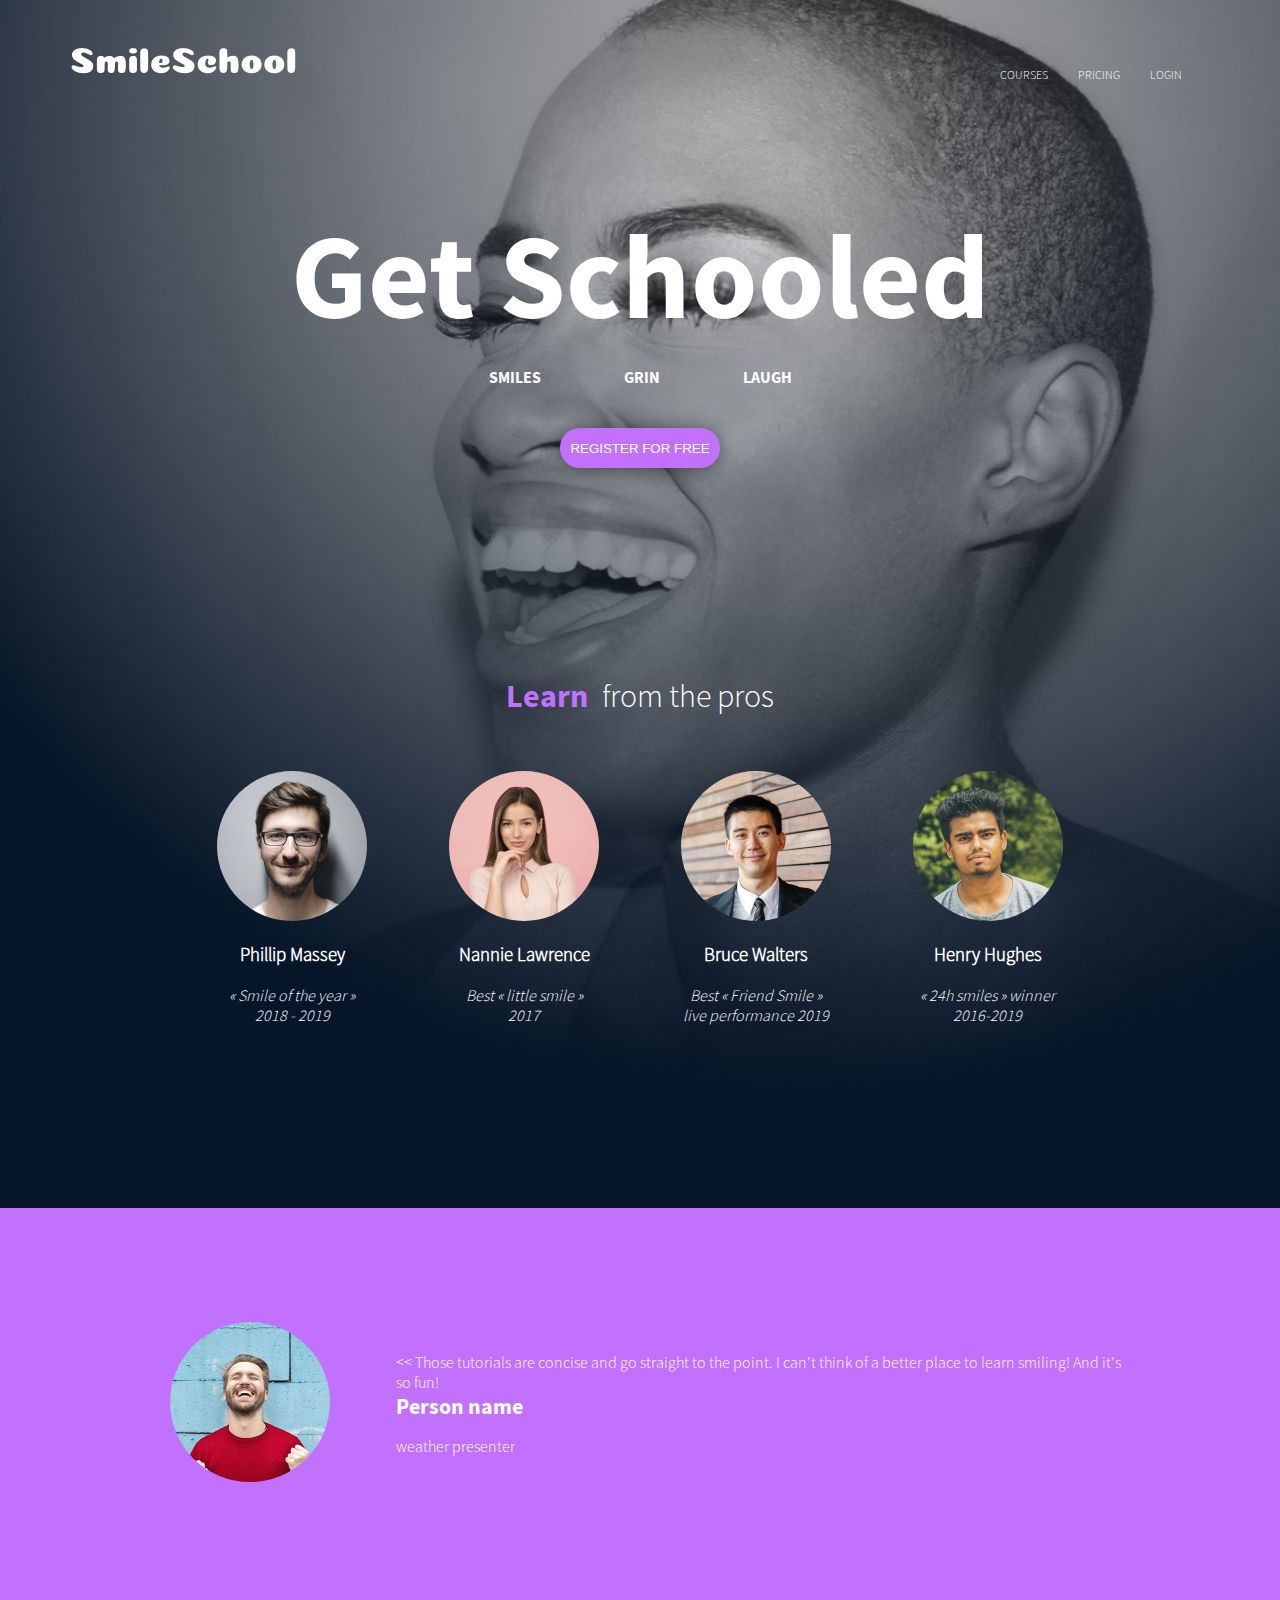
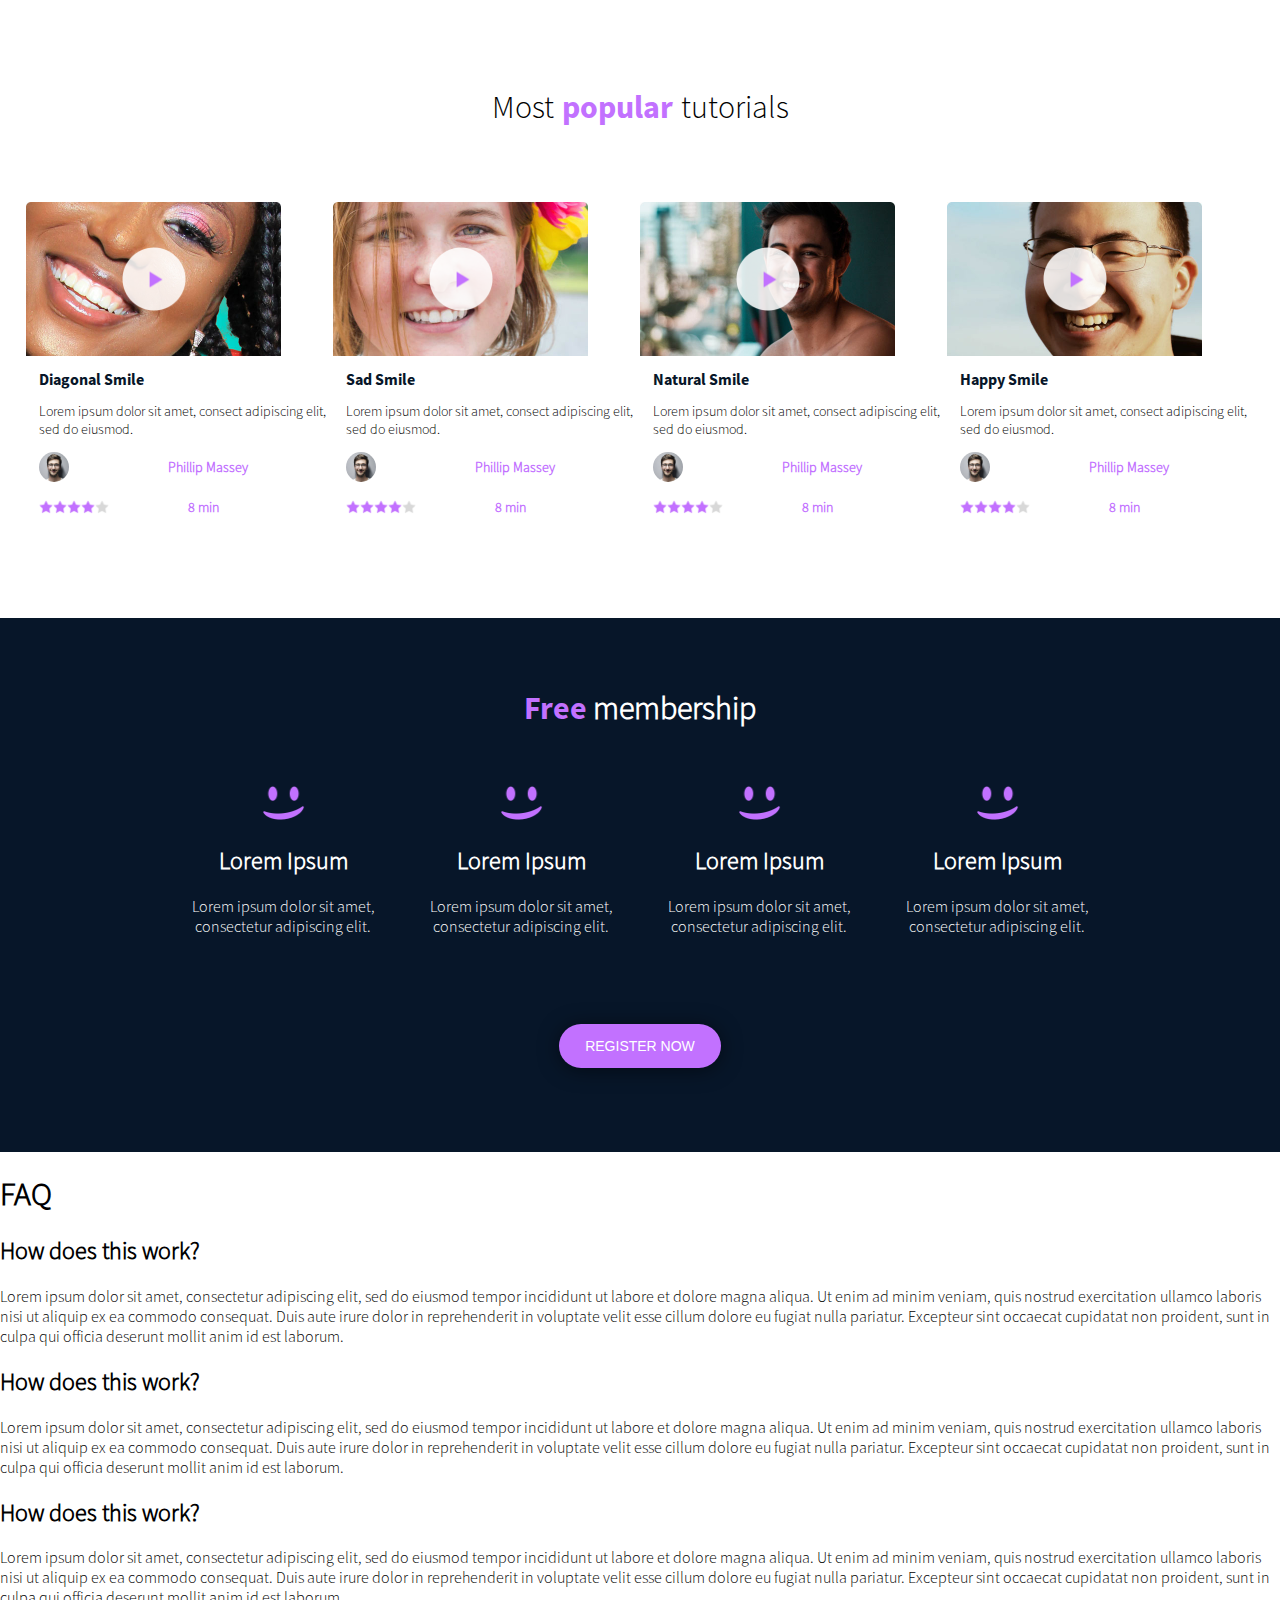
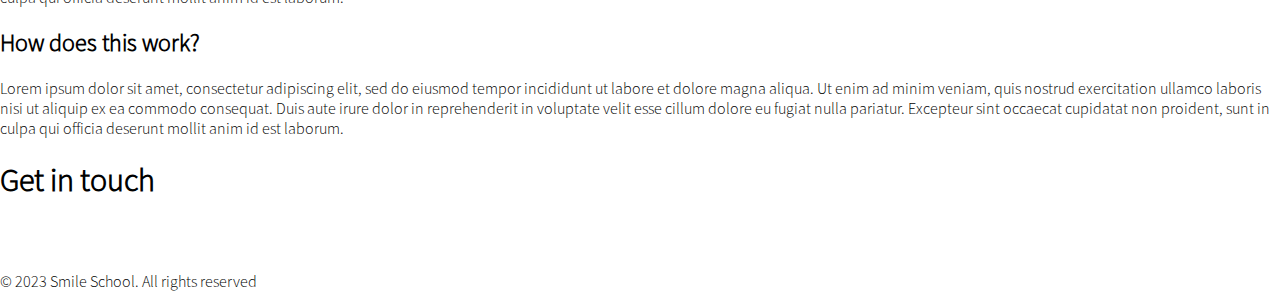
<file: css_advanced/index.html>
<!DOCTYPE html>
<html lang="en">

<head>
    <meta charset="UTF-8">
    <meta name="viewport" content="width=device-width, initial-scale=1.0">
    <title>Smile School</title>

    <!-- CSS Lin -->
    <link rel="stylesheet" href="styles.css">
</head>
<body>
    <!-- Header -->
    <header>
        <div class="logo-nav-links">
            <a href="index.html">
                <img src="images/logo.png" alt="Logo">
            </a>
            <nav>
                <ul>
                    <li><a href="">COURSES</a></li>
                    <li><a href="">PRICING</a></li>
                    <li><a href="">LOGIN</a></li>
                </ul>
            </nav>
        </div>

        <!-- Banner -->
        <section>
            <div class="hero">
                <div class="hero-text">
                    <h1>Get Schooled</h1>
                    <div class="span-text">
                        <p>SMILES GRIN LAUGH</p>
                    </div>
                </div>
                <button>REGISTER FOR FREE</button>
            </div>
            <div class="wrapping">
                <div class="people-container">
                    <h2><b>Learn</b> from the pros</h2>
                    <div class="people">
                        <div class="person">
                            <img src="images/profile_1.jpg" alt="Phillip Massey">
                            <h3>Phillip Massey</h3>
                            <p>« Smile of the year » 2018 - 2019</p>
                        </div>
                        <div class="person">
                            <img src="images/profile_2.jpg" alt="Nannie Lawrence">
                            <h3>Nannie Lawrence</h3>
                            <p>Best « little smile » 2017</p>
                        </div>
                        <div class="person">
                            <img src="images/profile_3.jpg" alt="Bruce Walters">
                            <h3>Bruce Walters</h3>
                            <p>Best « Friend Smile » live performance 2019</p>
                        </div>
                        <div class="person">
                            <img src="images/profile_4.jpg" alt="Henry Hughes">
                            <h3>Henry Hughes</h3>
                            <p>« 24h smiles » winner 2016-2019</p>
                        </div>
                    </div>
                </div>
            </div>
        </section>
    </header>

    <!-- Main -->
    <main>
        <!-- Quote -->
        <section class="quote">
            <div class="quote-container">
                <div class="quote-img">
                    <img src="images/profile_5.jpg" alt="Smiling Man">
                </div>
                <div class="quote-text">
                    <blockquote><< Those tutorials are concise and go straight to the point. I can't think of a better place to learn smiling! And it's so fun! </blockquote>
                    <p class="quote-person-1">Person name</p>
                    <p class="quote-person-2">weather presenter</p>
                </div>
            </div>
        </section>

        <!-- Videos -->
        <section class="videos">
            <h1 class="video-container-h1">Most <b>popular</b> tutorials</h1>
            <div class="video-container">
                <div class="video">
                    <div class="thumbnail">
                        <img src="images/thumbnail_4.jpg" alt="Video">
                        <img class="overlay" src="images/play.png" alt="play_button">
                    </div>
                    <h2>Diagonal Smile</h2>
                    <p>Lorem ipsum dolor sit amet, consect adipiscing elit, sed do eiusmod.</p>
                    <div class="author">
                        <img src="images/profile_1.jpg" alt="Phillip Massey">
                        <h3>Phillip Massey</h3>
                    </div>
                    <div class="ratings">
                        <div class="rating-images">
                            <img src="images/star_on.png" alt="Star_1">
                            <img src="images/star_on.png" alt="Star_2">
                            <img src="images/star_on.png" alt="Star_3">
                            <img src="images/star_on.png" alt="Star_4">
                            <img src="images/star_off.png" alt="Star_5">
                            <p>8 min</p>
                        </div>
                    </div>
                </div>

                <div class="video">
                    <div class="thumbnail">
                        <img src="images/thumbnail_3.jpg" alt="Video">
                        <img class="overlay" src="images/play.png" alt="play_button">
                    </div>
                    <h2>Sad Smile</h2>
                    <p>Lorem ipsum dolor sit amet, consect adipiscing elit, sed do eiusmod.</p>
                    <div class="author">
                        <img src="images/profile_1.jpg" alt="Phillip Massey">
                        <h3>Phillip Massey</h3>
                    </div>
                    <div class="ratings">
                        <div class="rating-images">
                            <img src="images/star_on.png" alt="Star_1">
                            <img src="images/star_on.png" alt="Star_2">
                            <img src="images/star_on.png" alt="Star_3">
                            <img src="images/star_on.png" alt="Star_4">
                            <img src="images/star_off.png" alt="Star_5">
                            <p>8 min</p>
                        </div>
                    </div>
                </div>

                <div class="video">
                    <div class="thumbnail">
                        <img src="images/thumbnail_1.jpg" alt="Video">
                        <img class="overlay" src="images/play.png" alt="play_button">
                    </div>
                    <h2>Natural Smile</h2>
                    <p>Lorem ipsum dolor sit amet, consect adipiscing elit, sed do eiusmod.</p>
                    <div class="author">
                        <img src="images/profile_1.jpg" alt="Phillip Massey">
                        <h3>Phillip Massey</h3>
                    </div>
                    <div class="ratings">
                        <div class="rating-images">
                            <img src="images/star_on.png" alt="Star_1">
                            <img src="images/star_on.png" alt="Star_2">
                            <img src="images/star_on.png" alt="Star_3">
                            <img src="images/star_on.png" alt="Star_4">
                            <img src="images/star_off.png" alt="Star_5">
                            <p>8 min</p>
                        </div>
                    </div>
                </div>

                <div class="video">
                    <div class="thumbnail">
                        <img src="images/thumbnail_2.jpg" alt="Video">
                        <img class="overlay" src="images/play.png" alt="play_button">
                    </div>
                    <h2>Happy Smile</h2>
                    <p>Lorem ipsum dolor sit amet, consect adipiscing elit, sed do eiusmod.</p>
                    <div class="author">
                        <img src="images/profile_1.jpg" alt="Phillip Massey">
                        <h3>Phillip Massey</h3>
                    </div>
                    <div class="ratings">
                        <div class="rating-images">
                            <img src="images/star_on.png" alt="Star_1">
                            <img src="images/star_on.png" alt="Star_2">
                            <img src="images/star_on.png" alt="Star_3">
                            <img src="images/star_on.png" alt="Star_4">
                            <img src="images/star_off.png" alt="Star_5">
                            <p>8 min</p>
                        </div>
                    </div>
                </div>
            </div>
        </section>

        <!-- Membership -->
        <section class="membership">
            <div>
                <h1><b>Free</b> membership</h1>
            </div>
            <div class="memberships">
                <div class="individual-memberships">
                    <img src="images/smile_on.png" alt="Smile">
                    <h2>Lorem Ipsum</h2>
                    <p>Lorem ipsum dolor sit amet, consectetur adipiscing elit.</p>
                </div>
                <div class="individual-memberships">
                    <img src="images/smile_on.png" alt="Smile">
                    <h2>Lorem Ipsum</h2>
                    <p>Lorem ipsum dolor sit amet, consectetur adipiscing elit.</p>
                </div>
                <div class="individual-memberships">
                    <img src="images/smile_on.png" alt="Smile">
                    <h2>Lorem Ipsum</h2>
                    <p>Lorem ipsum dolor sit amet, consectetur adipiscing elit.</p>
                </div>
                <div class="individual-memberships">
                    <img src="images/smile_on.png" alt="Smile">
                    <h2>Lorem Ipsum</h2>
                    <p>Lorem ipsum dolor sit amet, consectetur adipiscing elit.</p>
                </div>
            </div>
            <button class="blue-btn">REGISTER NOW</button>
        </section>

        <!-- FAQ -->
        <section class="faq">
            <h1><b>FAQ</b></h1>
            <div class="faq-container">
                <div class="question">
                    <h2>How does this work?</h2>
                        <p>Lorem ipsum dolor sit amet, consectetur adipiscing elit, sed do eiusmod tempor incididunt ut labore et dolore magna aliqua. Ut enim ad minim veniam, quis nostrud exercitation ullamco laboris nisi ut aliquip ex ea commodo consequat. Duis aute irure dolor in reprehenderit in voluptate velit esse cillum dolore eu fugiat nulla pariatur. Excepteur sint occaecat cupidatat non proident, sunt in culpa qui officia deserunt mollit anim id est laborum.</p>
                </div>
                <div class="question">
                    <h2>How does this work?</h2>
                        <p>Lorem ipsum dolor sit amet, consectetur adipiscing elit, sed do eiusmod tempor incididunt ut labore et dolore magna aliqua. Ut enim ad minim veniam, quis nostrud exercitation ullamco laboris nisi ut aliquip ex ea commodo consequat. Duis aute irure dolor in reprehenderit in voluptate velit esse cillum dolore eu fugiat nulla pariatur. Excepteur sint occaecat cupidatat non proident, sunt in culpa qui officia deserunt mollit anim id est laborum.</p>
                </div>
                <div class="question">
                    <h2>How does this work?</h2>
                        <p>Lorem ipsum dolor sit amet, consectetur adipiscing elit, sed do eiusmod tempor incididunt ut labore et dolore magna aliqua. Ut enim ad minim veniam, quis nostrud exercitation ullamco laboris nisi ut aliquip ex ea commodo consequat. Duis aute irure dolor in reprehenderit in voluptate velit esse cillum dolore eu fugiat nulla pariatur. Excepteur sint occaecat cupidatat non proident, sunt in culpa qui officia deserunt mollit anim id est laborum.</p>
                </div>
                <div class="question">
                    <h2>How does this work?</h2>
                        <p>Lorem ipsum dolor sit amet, consectetur adipiscing elit, sed do eiusmod tempor incididunt ut labore et dolore magna aliqua. Ut enim ad minim veniam, quis nostrud exercitation ullamco laboris nisi ut aliquip ex ea commodo consequat. Duis aute irure dolor in reprehenderit in voluptate velit esse cillum dolore eu fugiat nulla pariatur. Excepteur sint occaecat cupidatat non proident, sunt in culpa qui officia deserunt mollit anim id est laborum.</p>
                </div>
            </div>
        </section>
    </main>

    <!-- Footer -->
    <footer>
        <h1><b>Get</b> in touch</h1>
        <div class="footer-logos">
            <img src="images/Facebook.png" alt="Facebook">
            <img src="images/Instagram.png" alt="Instagram">
            <img src="images/Twitter.png" alt="Twitter">
        </div>
        <p>© 2023 Smile School. All rights reserved</p>
    </footer>
</body>
</html>
</file>
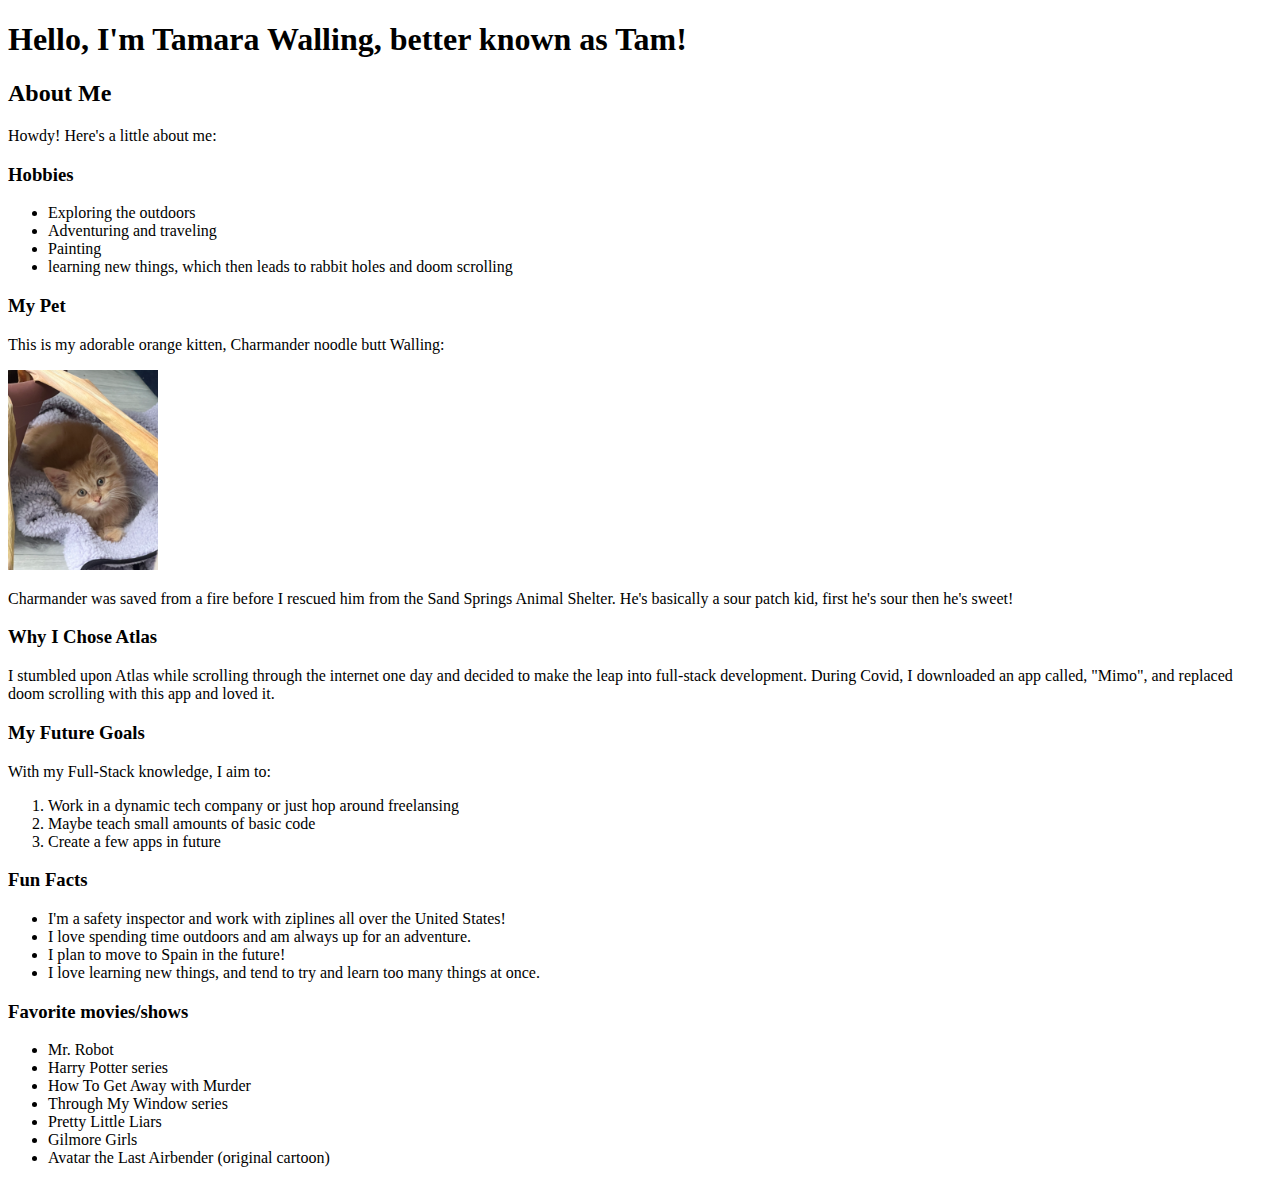
<file: html_head/index.html>
<!DOCTYPE html>
<html lang="en">
<head>
    <meta charset="UTF-8">
    <meta name="viewport" content="width=device-width, initial-scale=1.0">
    <meta name="description" content="Smile School - Tutorials for how to have the best smile for any occasion!">
    <meta name="keywords" content="Smile, Tutorial, SmileSchool, Smiles, Grin, Laugh, Happy Smile, Natural Smile, Sad Smile, Diagonal Smile">
    <meta name="author" content="[Tamara Walling]">
    <title>Smile School - Home</title>
    <link rel="icon" href="images/favicon.ico" type="image/x-icon">
</head>
<body>
  <h1>Hello, I'm Tamara Walling, better known as Tam!</h1>
    
  <h2>About Me</h2>
  <p>Howdy! Here's a little about me:</p>
  
  <h3>Hobbies</h3>
  <ul>
      <li>Exploring the outdoors</li>
      <li>Adventuring and traveling</li>
      <li>Painting</li>
      <li>learning new things, which then leads to rabbit holes and doom scrolling</li>
  </ul>
  
  <h3>My Pet</h3>
  <p>This is my adorable orange kitten, Charmander noodle butt Walling:</p>
  <img src="photos/IMG_5682.jpeg" width="150" height="200" alt="Charmander the kitten">
  <p>Charmander was saved from a fire before I rescued him from the Sand Springs Animal Shelter. He's basically a sour patch kid, first he's sour then he's sweet!</p>
  
  <h3>Why I Chose Atlas</h3>
  <p>I stumbled upon Atlas while scrolling through the internet one day and decided to make the leap into full-stack development. During Covid, I downloaded an app called, "Mimo", and replaced doom scrolling with this app and loved it.</p>
  
  <h3>My Future Goals</h3>
  <p>With my Full-Stack knowledge, I aim to:</p>
  <ol>
      <li>Work in a dynamic tech company or just hop around freelansing</li>
      <li>Maybe teach small amounts of basic code</li>
      <li>Create a few apps in future</li>
  </ol>
  
  <h3>Fun Facts</h3>
  <ul>
      <li>I'm a safety inspector and work with ziplines all over the United States!</li>
      <li>I love spending time outdoors and am always up for an adventure.</li>
      <li>I plan to move to Spain in the future!</li>
      <li>I love learning new things, and tend to try and learn too many things at once.</li>
  </ul>
  <h3>Favorite movies/shows</h3>
  <ul>
      <li>Mr. Robot</li>
      <li>Harry Potter series</li>
      <li>How To Get Away with Murder</li>
      <li>Through My Window series</li>
      <li>Pretty Little Liars</li>
      <li>Gilmore Girls</li>
      <li>Avatar the Last Airbender (original cartoon)</li>
  </ul>
</body>
</html>
</file>
<file: css_advanced/styles.css>
/* Global Styling */
@font-face {
    font-family: 'Source-sans-pro-Regular';
    src: url(static/fonts/SourceSansPro-Regular.otf);
}

@font-face {
    font-family: 'Source-sans-pro-Light';
    src: url(static/fonts/SourceSansPro-Light.otf);
}

@font-face {
    font-family: 'Source-sans-pro-Bold';
    src: url(static/fonts/SourceSansPro-Bold.otf);
}

body {
    display: block;
    margin: 0;
    max-width: 100%;
    font-family: Source-sans-pro-Light;
}

/* Header Styling */
header {
    background: url(images/pic_1.jpg) no-repeat;
    background-size: cover;
    padding-bottom: 104px;
}

.logo-nav-links {
    display: flex;
    flex-direction: row;
    justify-content: center;
    align-items: flex-end;
    width: 1103px;
    padding-top: 35px;
    margin: 0 auto;
}

ul {
    list-style-type: none;
    display: flex;
    padding-left: 702px;
}

li a {
    text-decoration: none;
    padding-left: 0; /* Fixed missing value */
    padding-right: 30px;
    color: white;
    font-size: 12px;
}

/* Hero Styling */
.hero {
    text-align: center;
}

.hero h1 {
    display: flex;
    justify-content: center;
    padding-top: 101px;
    font-size: 120px;
    font-family: 'Source-sans-pro-Bold';
    font-weight: 700;
    color: white;
    margin: 0 auto;
}

.hero p {
    display: flex;
    flex-direction: row;
    justify-content: center;
    align-items: center;
    word-spacing: 5rem;
    color: white;
    font-family: Source-sans-pro-Bold;
    padding-bottom: 25px;
}

.hero button {
    display: block;
    margin: 0 auto;
    border-radius: 3rem;
    height: 2.5rem;
    width: 10rem;
    background-color: #C271FF;
    color: white;
    border: 0;
    box-shadow: 0px 2px 20px 0px rgba(0, 0, 0, 0.50);
}

/* People Styling */
.people-container {
    text-align: center;
}

.people-container h2 {
    color: white;
    font-weight: 100;
    padding-top: 181px;
    margin-bottom: 55px;
    font-size: 2rem;
}

.people-container h2 b {
    color: #C271FF;
    font-family: Source-sans-pro-Bold;
    font-weight: 800;
    padding-right: .5rem;
}

.people {
    display: flex;
    flex-direction: row;
    justify-content: space-evenly;
    color: white;
    margin: 0 auto 6rem auto;
    width: 1009px;
    height: 237px;
}

.people img {
    border-radius: 30rem;
    width: 150px;
    height: 150px;
}

.people p {
    text-align: center;
    width: 150px;
    font-style: italic;
    font-size: 16px;
    font-weight: 400;
}

.people h3 {
    display: flex;
    justify-content: center;
    align-items: flex-start;
}

/* Quote Styling */
.quote {
    display: flex;
    flex-direction: column;
    justify-content: center;
    background-color: #C271FF;
    height: 392px;
}

.quote-container {
    display: flex;
    flex-direction: row;
    align-items: center;
    margin: 0 auto;
}

.quote-text {
    padding-left: 50px;
}

.quote-text blockquote {
    width: 730px;
    margin: auto 0;
    color: white;
}

.quote-container img {
    border-radius: 30rem;
    padding: 1rem;
    height: 160px;
    width: 160px;
}

.quote .quote-container p {
    color: white;
    text-align: left;
    margin-inline-start: 0;
    margin-bottom: 0;
}

.quote-container div :nth-child(2),
.quote-container div :nth-child(4),
.quote-container div :nth-child(5) {
    color: white;
    font-weight: 800;
    font-family: Source-sans-pro-Bold;
    font-size: 22px;
    margin-top: 0;
}

.quote-container div :nth-child(4) {
    padding-top: 22px;
}

/* Video Styling */
.video-container-h1 {
    display: flex;
    justify-content: center;
    margin: 87px auto 75px;
    font-family: Source-sans-pro-Light;
    font-weight: 100;
}

.video-container-h1 b {
    color: #C271FF;
    font-family: 'Source-sans-pro-Bold';
    font-weight: 800;
    padding: 0 .5rem;
}

.video-container {
    display: flex;
    flex-direction: row;
    justify-content: space-evenly;
    margin: 0 auto;
    width: 1228px;
    padding-bottom: 102px;
}

.videos img {
    display: flex;
    justify-content: center;
    height: auto;
    max-height: 154px;
    max-width: 255px;
}

.videos h2 {
    color: #071629;
    font-size: 16px;
    font-family: 'Source-sans-pro-Bold';
    padding-left: 13px;
}

.videos .author h3 {
    color: #C271FF;
    font-size: 14px;
    font-weight: 600;
    margin: auto;
    padding-left: 13px;
}

.author {
    display: flex;
    align-items: center;
    padding-bottom: 1rem;
}

.author img {
    border-radius: 30px;
    max-height: 30px;
    max-width: 30px;
    margin-left: 13px;
}

.videos .ratings {
    display: flex;
    flex-direction: row;
    margin-left: auto;
    margin-top: auto;
}

.videos .ratings .rating-images {
    display: flex;
    flex-direction: row;
    align-items: center;
    padding-left: 13px;
}

.rating-images img {
    width: 14px;
    max-height: 3rem;
    max-width: 1rem;
}

.video-container p {
    color: black;
    font-size: 14px;
    display: flex;
    margin-top: 7.6px;
    padding-left: 13px;
}

.thumbnail {
    position: relative;
    max-width: 255px;
    max-height: 154px;
}

.rating-images p {
    display: flex;
    flex-direction: row;
    margin: auto;
    font-weight: 800;
    color: #C271FF;
    padding-left: 79px;
}

.overlay {
    transform: translate(-50%, -50%);
    position: absolute;
    top: 50%;
    left: 50%;
    width: 64px;
    height: 64px;
}

/* Membership Styling */
.membership {
    display: flex;
    flex-direction: column;
    justify-content: space-around;
    background-color: #071629;
    color: white;
    padding-bottom: 2rem;
    text-align: center;
    height: 502px;
}

.membership h1 {
    text-align: center;
    font-size: 32px;
    font-weight: 700;
    margin: 70px 0 58px;
}

.membership h1 b {
    color: #C271FF;
    font-family: 'Source-sans-pro-Bold';
    font-weight: 300;
}

.membership .memberships {
    display: flex;
    justify-content: center;
    margin: 0 164px;
}

.membership .memberships img {
    width: 43px;
    height: 35px;
    margin: 0 auto;
}

.membership button {
    display: block;
    margin: 85px auto 52px;
    border-radius: 22px;
    font-size: 14px;
    width: 162px;
    height: 44px;
    color: white;
    background-color: #C271FF;
    border: 0;
    box-shadow: 0px 2px 20px 0px rgba(0, 0, 0, 0.50);
}

.individual-memberships {
    position: relative;
    width: 257px;
    height: 153px;
    padding-right: 27px;
    padding-left: 27px;
}

/* FAQ Styling */
.faq_h1 {
    display: block;
    text-align: center;
    margin-top: 67px;
    font-family: Source-sans-pro-Light;
    font-size: 60px;
    font-weight: 100;
}

.FAQ {
    display: flex;
    flex-direction: column;
    justify-content: center;
    align-items: center;
    margin: 0 286px 84px;
}

.FAQ-column {
    display: flex;
    justify-content: space-between;
}

.FAQ-column div {
    display: flex;
    flex-direction: column;
    padding: 10px;
}

.FAQ-question {
    background: #C271FF;
    border-radius: 8px;
    padding: 10px 15px;
    color: white;
    font-weight: 800;
}

.FAQ-answer {
    display: none;
    color: #071629;
    margin: 5px 0;
}

/* Footer Styling */
.footer {
    background-color: #071629;
    color: white;
    text-align: center;
    padding: 26px 0 10px;
}

.footer img {
    width: 30px;
    height: 30px;
    padding: 10px;
}

.footer p {
    color: white;
    font-size: 12px;
    font-weight: 100;
}

#trademark {
    position: absolute;
    color: #FFF;
    text-align: center;
    opacity: 0.3517;
    font-size: 12px;
    font-weight: 400px;
    top: 4025px;
}
</file>
